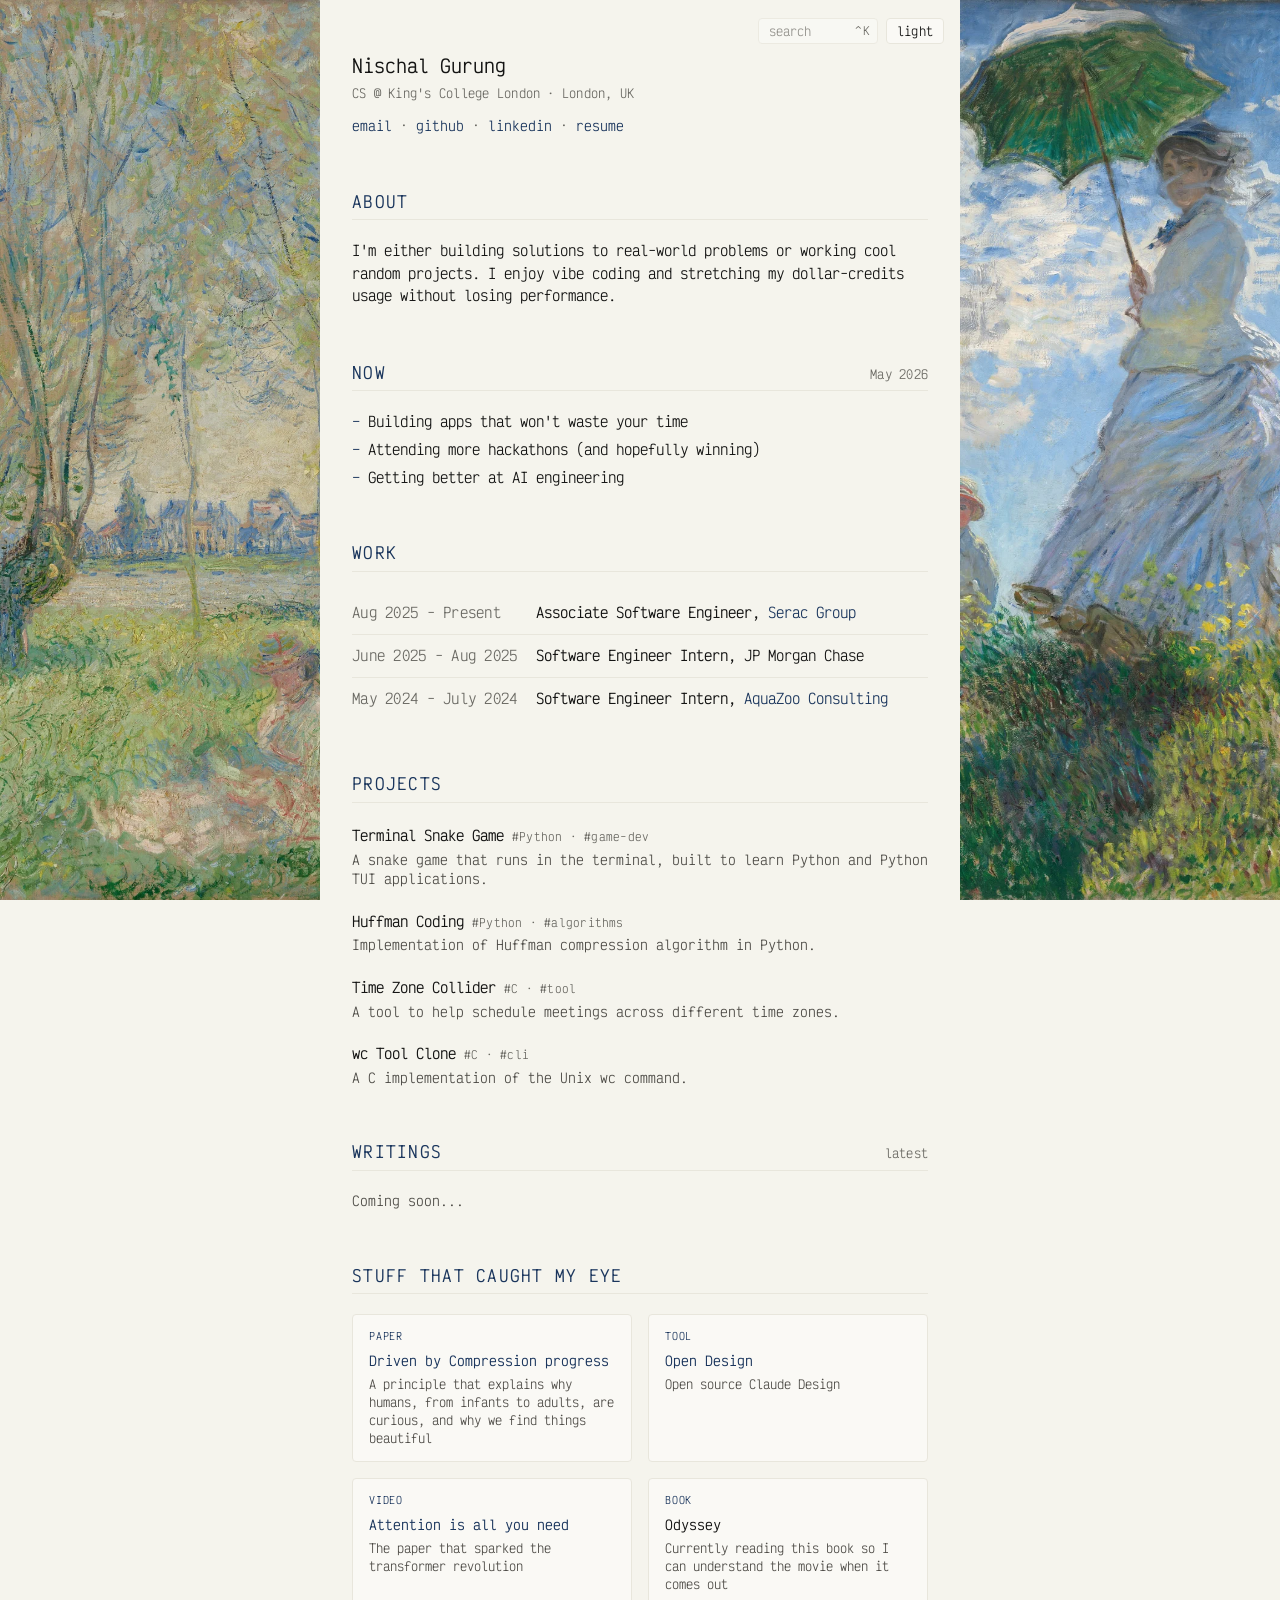
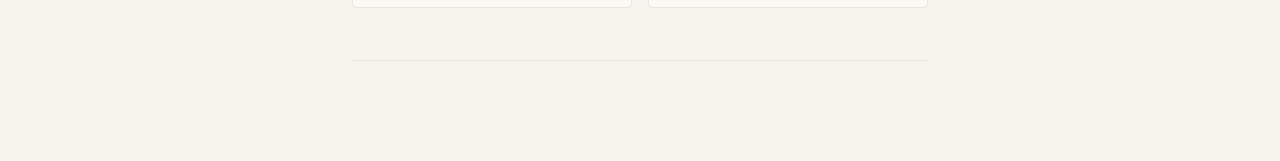
<file: index.html>
<!doctype html>
<html lang="en" data-theme="light">
<head>
  <meta charset="UTF-8">
  <meta name="viewport" content="width=device-width, initial-scale=1.0">
  <title>Nischal Gurung</title>
  <link rel="preconnect" href="https://fonts.googleapis.com">
  <link href="https://fonts.googleapis.com/css2?family=Victor+Mono:wght@400;500&display=swap" rel="stylesheet">
  <link href="assets/css/style.css" rel="stylesheet">
</head>
<body>

  <!-- Top-right controls -->
  <div class="top-controls">
    <div class="search-wrap">
      <input id="search-input" type="text" placeholder="search" autocomplete="off" aria-label="Search sections">
      <span class="search-hint">^K</span>
    </div>
    <button class="theme-toggle" id="theme-toggle" aria-label="Toggle theme">light</button>
  </div>

  <!-- Search overlay (^K) -->
  <div id="search-overlay" role="dialog" aria-modal="true" aria-label="Search">
    <div class="search-modal">
      <input class="search-modal-input" id="search-modal-input" type="text" placeholder="search sections, projects, writings…" autocomplete="off">
      <div class="search-results" id="search-results"></div>
    </div>
  </div>

  <div class="layout">

    <!-- Left painting: Woman Seated Under the Willows -->
    <aside class="art-panel" aria-hidden="true">
      <img src="assets/images/woman_seated_under_the_willows.webp" alt="" loading="lazy" width="1200" height="1600">
    </aside>

    <!-- Center content -->
    <main class="page">

      <header class="header" data-od-id="header">
        <div class="header-name">Nischal Gurung</div>
        <div class="header-meta">CS @ King's College London · London, UK</div>
        <nav class="header-links" aria-label="Contact links">
          <a href="mailto:nischalgurung01@gmail.com">email</a>
          <span>·</span>
          <a href="https://github.com/n12g" target="_blank" rel="noopener">github</a>
          <span>·</span>
          <a href="https://www.linkedin.com/in/nischalg" target="_blank" rel="noopener">linkedin</a>
          <span>·</span>
          <a href="https://drive.google.com/file/d/16Ro0VhgGvcRB8tzHbCKvTpdvxrwUMiB1/view?usp=drive_link" target="_blank" rel="noopener">resume</a>
        </nav>
      </header>

      <section id="about" data-od-id="about">
        <div class="section-header">
          <span class="section-label">About</span>
        </div>
        <p class="about-text">
          I'm either building solutions to real-world problems or working cool random projects. I enjoy vibe coding and stretching my dollar-credits usage without losing performance.
        </p>
      </section>

      <section id="now" data-od-id="now">
        <div class="section-header">
          <span class="section-label">Now</span>
          <span class="section-meta">May 2026</span>
        </div>
        <ul class="now-list">
          <li>Building apps that won't waste your time</li>
          <li>Attending more hackathons (and hopefully winning)</li>
          <li>Getting better at AI engineering</li>
        </ul>
      </section>

      <section id="work" data-od-id="work">
        <div class="section-header">
          <span class="section-label">Work</span>
        </div>
        <table class="work-table">
          <tbody>
            <tr>
              <td class="work-date">Aug 2025 - Present</td>
              <td><span class="work-role">Associate Software Engineer, </span><a class="work-where" href="https://www.serac-group.co.uk/">Serac Group</a></td>
            </tr>
            <tr>
              <td class="work-date">June 2025 - Aug 2025</td>
              <td><span class="work-role">Software Engineer Intern, </span>JP Morgan Chase</td>
            </tr>
            <tr>
              <td class="work-date">May 2024 - July 2024</td>
              <td><span class="work-role">Software Engineer Intern, </span><a class="work-where" href="https://www.aquazoodigital.com/">AquaZoo Consulting</a></td>
            </tr>
          </tbody>
        </table>
      </section>

      <section id="projects" data-od-id="projects">
        <div class="section-header">
          <span class="section-label">Projects</span>
        </div>
        <div class="project-item">
          <div><span class="project-title"><a href="https://github.com/n12g/terminal-snake-game">Terminal Snake Game</a></span><span class="project-tags">#Python · #game-dev</span></div>
          <div class="project-desc">A snake game that runs in the terminal, built to learn Python and Python TUI applications.</div>
        </div>
        <div class="project-item">
          <div><span class="project-title"><a href="https://github.com/n12g/Huffman-Coding">Huffman Coding</a></span><span class="project-tags">#Python · #algorithms</span></div>
          <div class="project-desc">Implementation of Huffman compression algorithm in Python.</div>
        </div>
        <div class="project-item">
          <div><span class="project-title"><a href="https://github.com/n12g/timezone-collider">Time Zone Collider</a></span><span class="project-tags">#C · #tool</span></div>
          <div class="project-desc">A tool to help schedule meetings across different time zones.</div>
        </div>
        <div class="project-item">
          <div><span class="project-title"><a href="https://github.com/n12g/wc-Tool">wc Tool Clone</a></span><span class="project-tags">#C · #cli</span></div>
          <div class="project-desc">A C implementation of the Unix wc command.</div>
        </div>
      </section>

      <section id="writings" data-od-id="writings">
        <div class="section-header">
          <span class="section-label">Writings</span>
          <span class="section-meta">latest</span>
        </div>
        <div class="writing-item">
          <div class="writing-excerpt">Coming soon...</div>
        </div>
      </section>

      <section id="eye" data-od-id="eye">
        <div class="section-header">
          <span class="section-label">Stuff That Caught My Eye</span>
        </div>
        <div class="eye-grid">
          <div class="eye-item">
            <div class="eye-item-type">paper</div>
            <div class="eye-item-title"><a href="https://arxiv.org/abs/0812.4360">Driven by Compression progress</a></div>
            <div class="eye-item-note">A principle that explains why humans, from infants to adults, are curious, and why we find things beautiful</div>
          </div>
          <div class="eye-item">
            <div class="eye-item-type">tool</div>
            <div class="eye-item-title"><a href="https://github.com/nexu-io/open-design">Open Design</a></div>
            <div class="eye-item-note">Open source Claude Design</div>
          </div>
          <div class="eye-item">
            <div class="eye-item-type">video</div>
            <div class="eye-item-title"><a href="https://www.youtube.com/watch?v=avjX3QrYkls">Attention is all you need</a></div>
            <div class="eye-item-note">The paper that sparked the transformer revolution</div>
          </div>
          <div class="eye-item">
            <div class="eye-item-type">book</div>
            <div class="eye-item-title">Odyssey</div>
            <div class="eye-item-note">Currently reading this book so I can understand the movie when it comes out</div>
          </div>
        </div>
      </section>

      <footer></footer>

    </main>

    <!-- Right painting: Woman with a Parasol -->
    <aside class="art-panel" aria-hidden="true">
      <img src="assets/images/woman_with_a_parasol.webp" alt="" loading="lazy" width="1200" height="1600">
    </aside>

  </div><!-- /layout -->

  <script>
    // ── Theme toggle ──
    const html = document.documentElement;
    const toggleBtn = document.getElementById('theme-toggle');

    function applyTheme(theme) {
      html.dataset.theme = theme;
      toggleBtn.textContent = theme === 'dark' ? 'dark' : 'light';
      try { localStorage.setItem('theme', theme); } catch(e) {}
    }

    try {
      const saved = localStorage.getItem('theme');
      if (saved) applyTheme(saved);
    } catch(e) {}

    toggleBtn.addEventListener('click', () => {
      applyTheme(html.dataset.theme === 'dark' ? 'light' : 'dark');
    });

    // ── Search (^K modal) ──
    const overlay     = document.getElementById('search-overlay');
    const modalInput  = document.getElementById('search-modal-input');
    const resultsEl   = document.getElementById('search-results');
    const inlineInput = document.getElementById('search-input');

    const searchIndex = [
      { section: 'about',    label: 'ABOUT',    title: 'About' },
      { section: 'now',      label: 'NOW',       title: 'Now' },
      { section: 'work',     label: 'WORK',      title: 'Work' },
      { section: 'projects', label: 'PROJECTS',  title: 'Projects' },
      { section: 'writings', label: 'WRITINGS',  title: 'Writings' },
      { section: 'eye',      label: 'EYE',       title: 'Stuff That Caught My Eye' },
    ];

    function openSearch() {
      overlay.classList.add('open');
      modalInput.value = '';
      renderResults('');
      modalInput.focus();
    }

    function closeSearch() {
      overlay.classList.remove('open');
    }

    function renderResults(query) {
      const q = query.trim().toLowerCase();
      const matches = q
        ? searchIndex.filter(item =>
            item.title.toLowerCase().includes(q) ||
            item.label.toLowerCase().includes(q))
        : searchIndex;

      if (matches.length === 0) {
        resultsEl.innerHTML = '<div class="search-empty">No results.</div>';
        return;
      }

      resultsEl.innerHTML = matches.map(item => `
        <div class="search-result-item" data-section="${item.section}" tabindex="0">
          <span class="search-result-label">${item.label}</span>
          <span class="search-result-title">${item.title}</span>
        </div>
      `).join('');

      resultsEl.querySelectorAll('.search-result-item').forEach(el => {
        el.addEventListener('click', () => {
          closeSearch();
          const target = document.getElementById(el.dataset.section);
          if (target) target.scrollIntoView({ block: 'start' });
        });
        el.addEventListener('keydown', e => { if (e.key === 'Enter') el.click(); });
      });
    }

    modalInput.addEventListener('input', () => renderResults(modalInput.value));

    document.addEventListener('keydown', e => {
      if ((e.ctrlKey || e.metaKey) && e.key === 'k') {
        e.preventDefault();
        overlay.classList.contains('open') ? closeSearch() : openSearch();
      }
      if (e.key === 'Escape') closeSearch();
    });

    inlineInput.addEventListener('focus', () => { inlineInput.blur(); openSearch(); });
    overlay.addEventListener('click', e => { if (e.target === overlay) closeSearch(); });
  </script>

</body>
</html>
</file>
<file: assets/css/style.css>
/* ── Kami tokens ── */
:root {
  --bg:       #f5f4ed;
  --surface:  #faf9f5;
  --fg:       #141413;
  --muted:    #3d3d3a;
  --subtle:   #504e49;
  --stone:    #6b6a64;
  --border:   #e8e6dc;
  --brand:    #1B365D;
  --brand-lt: #2D5A8A;
  --tag-bg:   #E4ECF5;

  --serif: "Victor Mono", "JetBrains Mono", "SF Mono", Consolas, monospace;
  --mono:  "Victor Mono", "JetBrains Mono", "SF Mono", Consolas, monospace;

  --art-w: 320px;
  --pad-x: 32px;
}

[data-theme="dark"] {
  --bg:      #141413;
  --surface: #1e1e1c;
  --fg:      #faf9f5;
  --muted:   #c8c6be;
  --subtle:  #a09e97;
  --stone:   #6b6a64;
  --border:  #2e2d2a;
  --brand:   #7aaddc;
  --brand-lt:#a8ccee;
  --tag-bg:  #1e2d3d;
}

/* ── Reset ── */
*, *::before, *::after { box-sizing: border-box; margin: 0; padding: 0; }
html { font-size: 15px; -webkit-text-size-adjust: 100%; }

body {
  background: var(--bg);
  color: var(--fg);
  font-family: var(--serif);
  font-size: 15px;
  line-height: 1.55;
  font-weight: 400;
  transition: background 0.2s, color 0.2s;
  -webkit-print-color-adjust: exact;
  print-color-adjust: exact;
  min-height: 100vh;
}

/* ── Three-column layout ── */
.layout {
  display: grid;
  grid-template-columns: var(--art-w) 1fr var(--art-w);
  min-height: 100vh;
  align-items: start;
}

/* ── Painting columns ── */
.art-panel {
  position: sticky;
  top: 0;
  height: 100vh;
  overflow: hidden;
}

.art-panel img {
  width: 100%;
  height: 100%;
  object-fit: cover;
  object-position: center top;
  display: block;
}

/* ── Center content ── */
.page {
  padding: 52px var(--pad-x) 80px;
  background: var(--bg);
  min-height: 100vh;
}

strong { font-weight: 500; }
a { color: var(--brand); text-decoration: none; }
a:hover { text-decoration: underline; }

/* ── Top-right controls (fixed) ── */
.top-controls {
  position: fixed;
  top: 18px;
  right: calc(var(--art-w) + 16px);
  display: flex;
  align-items: center;
  gap: 8px;
  z-index: 100;
}

.search-wrap { position: relative; }

#search-input {
  font-family: var(--mono);
  font-size: 12px;
  background: var(--surface);
  color: var(--fg);
  border: 1px solid var(--border);
  border-radius: 4px;
  padding: 4px 10px;
  width: 120px;
  outline: none;
  transition: border-color 0.15s, width 0.2s, opacity 0.15s;
  opacity: 0.7;
}
#search-input:focus {
  opacity: 1;
  border-color: var(--brand);
  width: 180px;
}
#search-input::placeholder { color: var(--stone); }

.search-hint {
  font-family: var(--mono);
  font-size: 11px;
  color: var(--stone);
  position: absolute;
  right: 8px;
  top: 50%;
  transform: translateY(-50%);
  pointer-events: none;
  letter-spacing: 0.02em;
}
#search-input:focus + .search-hint { display: none; }

.theme-toggle {
  font-family: var(--mono);
  font-size: 12px;
  color: var(--fg);
  background: var(--surface);
  border: 1px solid var(--border);
  border-radius: 4px;
  padding: 4px 10px;
  cursor: pointer;
  letter-spacing: 0.02em;
  transition: border-color 0.15s, color 0.15s;
  white-space: nowrap;
}
.theme-toggle:hover { border-color: var(--brand); color: var(--brand); }

/* ── Search overlay ── */
#search-overlay {
  display: none;
  position: fixed;
  inset: 0;
  background: rgba(20,20,19,0.5);
  z-index: 200;
  align-items: flex-start;
  justify-content: center;
  padding-top: 15vh;
}
#search-overlay.open { display: flex; }

.search-modal {
  background: var(--surface);
  border: 1px solid var(--border);
  border-radius: 8px;
  width: 560px;
  max-width: calc(100vw - 40px);
  box-shadow: 0 8px 40px rgba(0,0,0,0.15);
  overflow: hidden;
}

.search-modal-input {
  width: 100%;
  font-family: var(--mono);
  font-size: 15px;
  background: transparent;
  color: var(--fg);
  border: none;
  border-bottom: 1px solid var(--border);
  padding: 16px 20px;
  outline: none;
  letter-spacing: 0.01em;
}
.search-modal-input::placeholder { color: var(--stone); }

.search-results {
  max-height: 360px;
  overflow-y: auto;
  padding: 8px 0;
}

.search-result-item {
  padding: 10px 20px;
  cursor: pointer;
  display: flex;
  flex-direction: column;
  gap: 2px;
  transition: background 0.1s;
}
.search-result-item:hover,
.search-result-item.active { background: var(--tag-bg); }

.search-result-label {
  font-family: var(--mono);
  font-size: 11px;
  color: var(--brand);
  letter-spacing: 0.08em;
  text-transform: uppercase;
}
.search-result-title {
  font-size: 14px;
  color: var(--fg);
  font-weight: 500;
}

.search-empty {
  padding: 24px 20px;
  font-family: var(--mono);
  font-size: 13px;
  color: var(--stone);
}

/* ── Header ── */
.header { margin-bottom: 52px; }

.header-name {
  font-size: 18px;
  font-weight: 500;
  color: var(--fg);
  margin-bottom: 4px;
}

.header-meta {
  font-family: var(--mono);
  font-size: 12px;
  color: var(--stone);
  margin-bottom: 14px;
  letter-spacing: 0.02em;
}

.header-links {
  display: flex;
  flex-wrap: wrap;
  gap: 0;
  font-family: var(--mono);
  font-size: 13px;
}
.header-links a { color: var(--brand); }
.header-links span { color: var(--stone); margin: 0 8px; user-select: none; }

/* ── Section ── */
section { margin-bottom: 52px; }

.section-header {
  display: flex;
  align-items: baseline;
  justify-content: space-between;
  border-bottom: 1px solid var(--border);
  padding-bottom: 6px;
  margin-bottom: 20px;
}

.section-label {
  font-family: var(--mono);
  font-size: 16px;
  font-weight: 500;
  color: var(--brand);
  letter-spacing: 0.08em;
  text-transform: uppercase;
}

.section-meta {
  font-family: var(--mono);
  font-size: 12px;
  color: var(--stone);
  letter-spacing: 0.02em;
}

/* ── About ── */
.about-text { font-size: 14px; line-height: 1.6; color: var(--fg); }

/* ── Now ── */
.now-list { list-style: none; display: flex; flex-direction: column; gap: 6px; }
.now-list li { font-size: 14px; color: var(--fg); padding-left: 16px; position: relative; }
.now-list li::before { content: "–"; position: absolute; left: 0; color: var(--brand); }

/* ── Work ── */
.work-table { width: 100%; border-collapse: collapse; }
.work-table tr { border-bottom: 1px solid var(--border); }
.work-table tr:last-child { border-bottom: none; }
.work-table td { padding: 10px 0; font-size: 14px; vertical-align: top; }
.work-date {
  font-family: var(--mono);
  font-size: 12px;
  color: var(--stone);
  white-space: nowrap;
  padding-right: 48px;
  padding-top: 12px;
  letter-spacing: 0.02em;
  font-variant-numeric: tabular-nums;
}
.work-role { font-weight: 500; color: var(--fg); }
.work-where { color: var(--brand); }

/* ── Projects ── */
.project-item { margin-bottom: 20px; }
.project-item:last-child { margin-bottom: 0; }
.project-title { font-size: 14px; font-weight: 500; color: var(--fg); display: inline; }
.project-title a { color: var(--fg); }
.project-title a:hover { color: var(--brand); text-decoration: none; }
.project-tags {
  display: inline;
  margin-left: 8px;
  font-family: var(--mono);
  font-size: 11px;
  color: var(--stone);
  letter-spacing: 0.02em;
}
.project-desc { font-size: 13px; color: var(--subtle); line-height: 1.5; margin-top: 3px; }

/* ── Writings ── */
.writing-item { margin-bottom: 24px; }
.writing-item:last-child { margin-bottom: 0; }

.writing-meta {
  font-family: var(--mono);
  font-size: 11px;
  color: var(--stone);
  margin-bottom: 4px;
  letter-spacing: 0.02em;
}
.writing-title {
  font-size: 15px;
  font-weight: 500;
  color: var(--fg);
  margin-bottom: 4px;
  display: block;
}
.writing-title:hover { color: var(--brand); text-decoration: none; }
.writing-excerpt { font-size: 13px; color: var(--subtle); line-height: 1.5; }

.all-link {
  display: inline-block;
  margin-top: 16px;
  font-family: var(--mono);
  font-size: 13px;
  color: var(--brand);
  letter-spacing: 0.02em;
}

/* ── Stuff That Caught My Eye ── */
.eye-grid {
  display: grid;
  grid-template-columns: 1fr 1fr;
  gap: 16px;
}
.eye-item {
  border: 1px solid var(--border);
  border-radius: 4px;
  padding: 14px 16px;
  background: var(--surface);
  transition: box-shadow 0.2s;
}
.eye-item:hover { box-shadow: 0 4px 24px rgba(0,0,0,0.05); }
.eye-item-type {
  font-family: var(--mono);
  font-size: 10px;
  color: var(--brand);
  letter-spacing: 0.08em;
  text-transform: uppercase;
  margin-bottom: 6px;
}
.eye-item-title { font-size: 13px; font-weight: 500; color: var(--fg); margin-bottom: 4px; }
.eye-item-note { font-size: 12px; color: var(--subtle); line-height: 1.5; }

/* ── Footer ── */
footer { border-top: 1px solid var(--border); padding-top: 20px; }

/* ── Responsive: hide paintings below 900px ── */
@media (max-width: 900px) {
  :root { --art-w: 0px; }
  .art-panel { display: none; }
  .layout { grid-template-columns: 1fr; }
  .top-controls { right: 16px; }
}

@media (max-width: 600px) {
  :root { --pad-x: 20px; }
  .top-controls { top: 14px; }
  #search-input { width: 90px; }
  #search-input:focus { width: 140px; }
  .eye-grid { grid-template-columns: 1fr; }
  .work-date { padding-right: 12px; font-size: 11px; }
}

@media (max-width: 400px) {
  .search-hint { display: none; }
}
</file>
